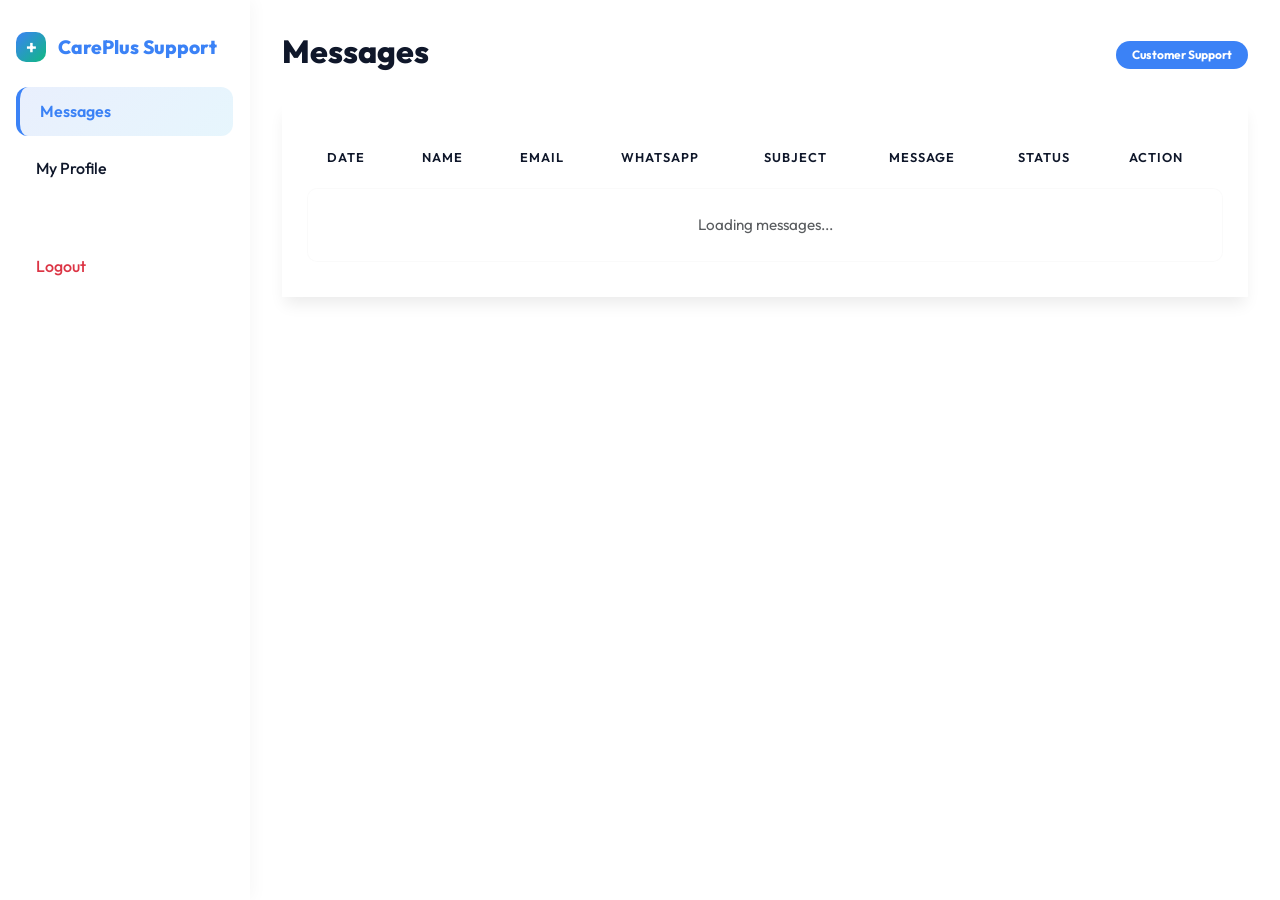
<file: customer_support_dashboard.html>
<!DOCTYPE html>
<html lang="en">
<head>
    <meta charset="UTF-8">
    <meta name="viewport" content="width=device-width, initial-scale=1.0">
    <title>Customer Support Dashboard - CarePlus</title>
    <link href="https://cdn.jsdelivr.net/npm/bootstrap@5.3.0/dist/css/bootstrap.min.css" rel="stylesheet">
    <link href="https://cdn.jsdelivr.net/npm/bootstrap-icons@1.11.3/font/bootstrap-icons.css" rel="stylesheet">
    <link href="https://fonts.googleapis.com/css2?family=Outfit:wght@300;400;500;600;700;800&display=swap" rel="stylesheet">
    <link rel="stylesheet" href="css/style.css?v=2">
    <style>
        body {
            background-color: var(--bg-light);
            font-family: 'Outfit', sans-serif;
        }
        .dashboard-container { display: flex; min-height: 100vh; }
        .sidebar {
            width: 250px;
            background: rgba(255, 255, 255, 0.8);
            backdrop-filter: blur(20px);
            padding: 2rem 1rem;
            border-right: 1px solid rgba(255, 255, 255, 0.3);
            box-shadow: 4px 0 15px rgba(0, 0, 0, 0.03);
            z-index: 10;
        }
        .main-content { flex: 1; padding: 2rem; background: var(--bg-light); }
        .nav-item {
            padding: 12px 20px;
            border-radius: 12px;
            cursor: pointer;
            margin-bottom: 8px;
            color: var(--text-light);
            font-weight: 500;
            transition: all 0.3s ease;
        }
        .nav-item:hover {
            background: rgba(37, 99, 235, 0.05);
            color: var(--primary-blue);
            transform: translateX(5px);
        }
        .nav-item.active {
            background: linear-gradient(135deg, rgba(37, 99, 235, 0.1) 0%, rgba(14, 165, 233, 0.1) 100%);
            color: var(--primary-blue);
            font-weight: 600;
            border-left: 4px solid var(--primary-blue);
        }
        .nav-item.text-danger:hover {
            background: rgba(220, 53, 69, 0.1);
            color: #dc3545 !important;
        }

        .table-modern {
            width: 100%;
            border-collapse: separate;
            border-spacing: 0 10px;
        }
        .table-modern th {
            font-weight: 600;
            color: var(--text-light);
            text-transform: uppercase;
            font-size: 0.8rem;
            letter-spacing: 1px;
            padding: 10px 20px;
            border: none;
        }
        .table-modern td {
            background: #fff;
            padding: 15px 20px;
            vertical-align: middle;
            border-top: 1px solid rgba(0,0,0,0.02);
            border-bottom: 1px solid rgba(0,0,0,0.02);
            font-size: 0.95rem;
        }
        .table-modern td:first-child {
            border-top-left-radius: 10px;
            border-bottom-left-radius: 10px;
            border-left: 1px solid rgba(0,0,0,0.02);
        }
        .table-modern td:last-child {
            border-top-right-radius: 10px;
            border-bottom-right-radius: 10px;
            border-right: 1px solid rgba(0,0,0,0.02);
        }
        .table-modern tbody tr:hover td {
            background: #fafbfe;
        }
    </style>
</head>
<body>
    <div class="dashboard-container">
        <div class="sidebar">
            <a href="index.html" class="logo mb-4" style="font-size: 1.2rem;">
                <div class="logo-icon" style="width: 30px; height: 30px;">+</div> CarePlus Support
            </a>
            <div class="nav-item active" onclick="switchTab('messages')">Messages</div>
            <div class="nav-item" onclick="switchTab('profile')">My Profile</div>
            <div class="nav-item text-danger mt-5" onclick="logout()">Logout</div>
        </div>

        <div class="main-content">
            <div class="d-flex justify-content-between align-items-center mb-4">
                <h2 id="pageTitle" style="font-weight: 800; color: var(--text-dark);">Messages</h2>
                <div class="d-flex align-items-center gap-3">
                    <span class="badge rounded-pill px-3 py-2" style="background-color: var(--primary-blue); color: white;">Customer Support</span>
                </div>
            </div>

            <div id="messagesTab">
                <div class="glass-card p-4">
                    <div class="table-responsive">
                        <table class="table-modern">
                            <thead>
                                <tr>
                                    <th>Date</th>
                                    <th>Name</th>
                                    <th>Email</th>
                                    <th>WhatsApp</th>
                                    <th>Subject</th>
                                    <th>Message</th>
                                    <th>Status</th>
                                    <th>Action</th>
                                </tr>
                            </thead>
                            <tbody id="supportMessagesList">
                                <tr><td colspan="8" class="text-center py-4 text-muted">Loading messages...</td></tr>
                            </tbody>
                        </table>
                    </div>
                </div>
            </div>

            <div id="profileTab" class="d-none">
                <div class="glass-card p-4 mx-auto" style="max-width: 700px;">
                    <div class="d-flex justify-content-between align-items-center mb-4">
                        <h4 style="font-weight: 700; color: var(--primary-blue); margin: 0;">My Profile</h4>
                        <button class="btn btn-sm btn-outline-primary rounded-pill px-3" data-bs-toggle="modal" data-bs-target="#editSupportProfileModal">Edit Profile</button>
                    </div>
                    <div class="row mb-3">
                        <div class="col-sm-4 text-muted fw-bold">Name:</div>
                        <div class="col-sm-8 fw-500" id="spName"></div>
                    </div>
                    <div class="row mb-3">
                        <div class="col-sm-4 text-muted fw-bold">Email:</div>
                        <div class="col-sm-8 fw-500" id="spEmail"></div>
                    </div>
                    <div class="row mb-3">
                        <div class="col-sm-4 text-muted fw-bold">Role:</div>
                        <div class="col-sm-8 fw-500" id="spRole"></div>
                    </div>
                    <div class="row mb-3">
                        <div class="col-sm-4 text-muted fw-bold">Created At:</div>
                        <div class="col-sm-8 fw-500" id="spCreatedAt"></div>
                    </div>
                </div>
            </div>
        </div>
    </div>

    <div class="modal fade" id="editSupportProfileModal" tabindex="-1">
        <div class="modal-dialog modal-dialog-centered">
            <div class="modal-content border-0" style="border-radius: 20px; overflow: hidden;">
                <div class="modal-header border-0 bg-primary text-white p-4">
                    <h5 class="modal-title fw-bold">Edit Profile</h5>
                    <button type="button" class="btn-close btn-close-white" data-bs-dismiss="modal"></button>
                </div>
                <div class="modal-body p-4">
                    <form id="editSupportProfileForm">
                        <div class="mb-3">
                            <label class="form-label fw-bold small text-uppercase">Full Name</label>
                            <input type="text" id="editSupportName" class="form-control rounded-3" required>
                        </div>
                        <div class="mb-3">
                            <label class="form-label fw-bold small text-uppercase">Email Address</label>
                            <input type="email" id="editSupportEmail" class="form-control rounded-3" required>
                        </div>
                        <hr class="my-4">
                        <div class="mb-3">
                            <label class="form-label fw-bold small text-uppercase">Current Password (optional)</label>
                            <div class="input-group">
                                <input type="password" id="editSupportCurrentPassword" class="form-control rounded-start-3" autocomplete="new-password" placeholder="Enter current password to change">
                                <button class="btn btn-outline-secondary password-toggle" type="button" data-target="#editSupportCurrentPassword" aria-label="Show or hide current password">
                                    <i class="bi bi-eye"></i>
                                </button>
                            </div>
                        </div>
                        <div class="row">
                            <div class="col-md-6 mb-3">
                                <label class="form-label fw-bold small text-uppercase">New Password (optional)</label>
                                <div class="input-group">
                                    <input type="password" id="editSupportNewPassword" class="form-control rounded-start-3" minlength="6" autocomplete="new-password">
                                    <button class="btn btn-outline-secondary password-toggle" type="button" data-target="#editSupportNewPassword" aria-label="Show or hide new password">
                                        <i class="bi bi-eye"></i>
                                    </button>
                                </div>
                            </div>
                            <div class="col-md-6 mb-3">
                                <label class="form-label fw-bold small text-uppercase">Confirm Password</label>
                                <div class="input-group">
                                    <input type="password" id="editSupportConfirmPassword" class="form-control rounded-start-3" minlength="6" autocomplete="new-password">
                                    <button class="btn btn-outline-secondary password-toggle" type="button" data-target="#editSupportConfirmPassword" aria-label="Show or hide confirm password">
                                        <i class="bi bi-eye"></i>
                                    </button>
                                </div>
                            </div>
                        </div>
                        <div class="small text-muted mb-3">
                            Leave password fields empty if you do not want to change your password.
                            <a href="forgot_password.html" class="ms-2">Forgot password?</a>
                        </div>
                        <div class="d-grid mt-4">
                            <button type="submit" class="btn btn-primary rounded-pill py-2 fw-bold">Save Changes</button>
                        </div>
                    </form>
                </div>
            </div>
        </div>
    </div>

    <script src="https://code.jquery.com/jquery-3.7.1.min.js"></script>
    <script src="https://cdn.jsdelivr.net/npm/bootstrap@5.3.0/dist/js/bootstrap.bundle.min.js"></script>
    <script src="js/auth.js"></script>
    <script src="js/customer_support.js"></script>
</body>
</html>
</file>
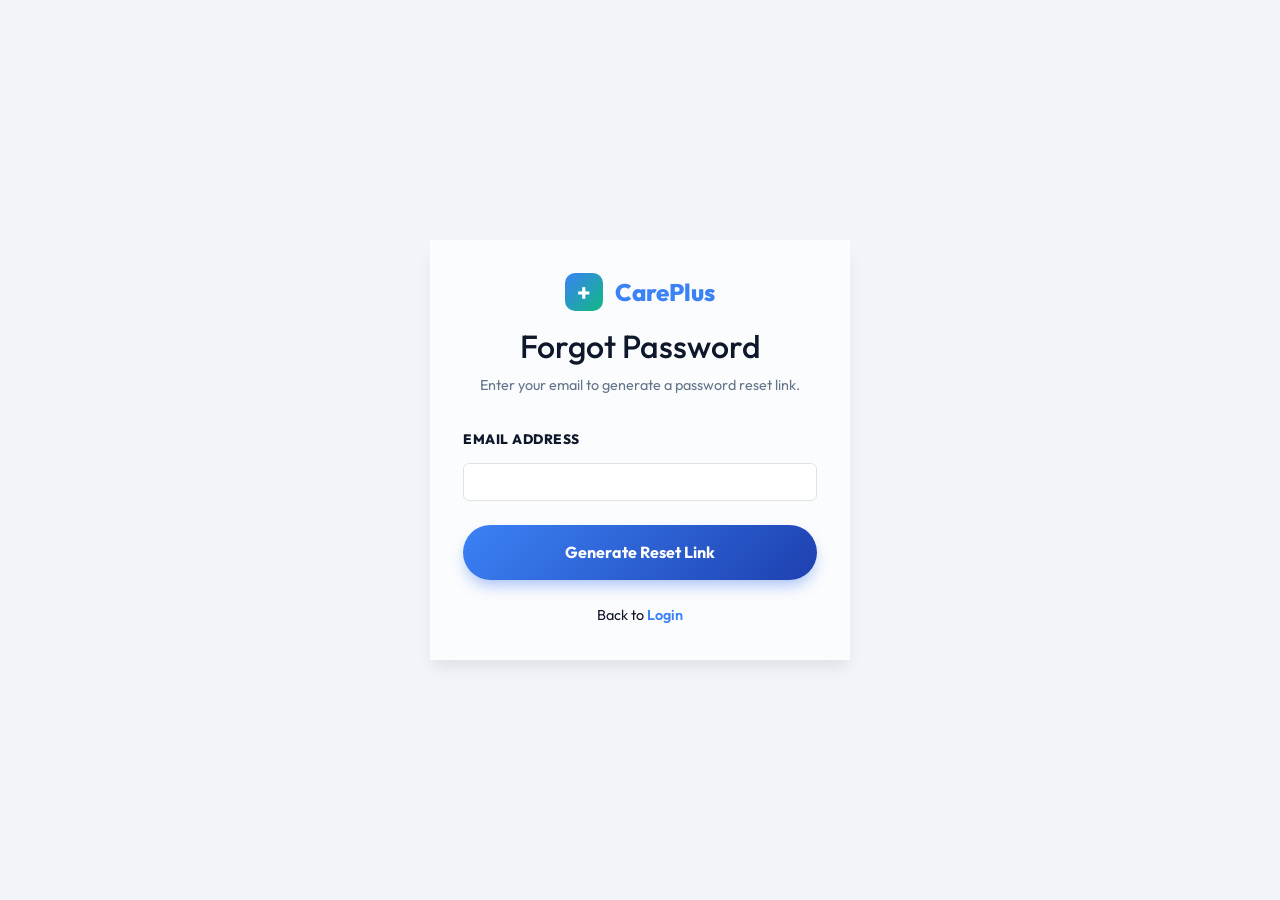
<file: forgot_password.html>
<!DOCTYPE html>
<html lang="en">
<head>
    <meta charset="UTF-8">
    <meta name="viewport" content="width=device-width, initial-scale=1.0">
    <title>Forgot Password - CarePlus</title>
    <link href="https://cdn.jsdelivr.net/npm/bootstrap@5.3.0/dist/css/bootstrap.min.css" rel="stylesheet">
    <link rel="stylesheet" href="css/style.css?v=2">
    <link href="https://fonts.googleapis.com/css2?family=Outfit:wght@300;400;500;600;700;800;900&display=swap" rel="stylesheet">
</head>
<body style="background: #F1F5F9; display: flex; align-items: center; justify-content: center; min-height: 100vh;">
    <div class="glass-card" style="width: 100%; max-width: 420px; padding: 2rem;">
        <div style="text-align: center; margin-bottom: 2rem;">
            <a href="index.html" class="logo" style="justify-content: center; margin-bottom: 1rem;">
                <div class="logo-icon">+</div> CarePlus
            </a>
            <h2>Forgot Password</h2>
            <p style="color: var(--text-muted); font-size: 0.9rem;">Enter your email to generate a password reset link.</p>
        </div>

        <div id="forgotAlert" class="alert alert-info d-none"></div>

        <form id="forgotPasswordForm">
            <div class="form-group mb-4">
                <label>Email Address</label>
                <input type="email" id="forgotEmail" class="form-control" required>
            </div>
            <button type="submit" class="btn-primary w-100 justify-content-center">Generate Reset Link</button>
        </form>

        <div style="text-align: center; margin-top: 1.5rem; font-size: 0.9rem;">
            Back to <a href="login.html" style="color: var(--primary-blue); text-decoration: none; font-weight: 600;">Login</a>
        </div>
    </div>

    <script src="https://code.jquery.com/jquery-3.7.1.min.js"></script>
    <script src="js/password_reset.js?v=1"></script>
</body>
</html>
</file>
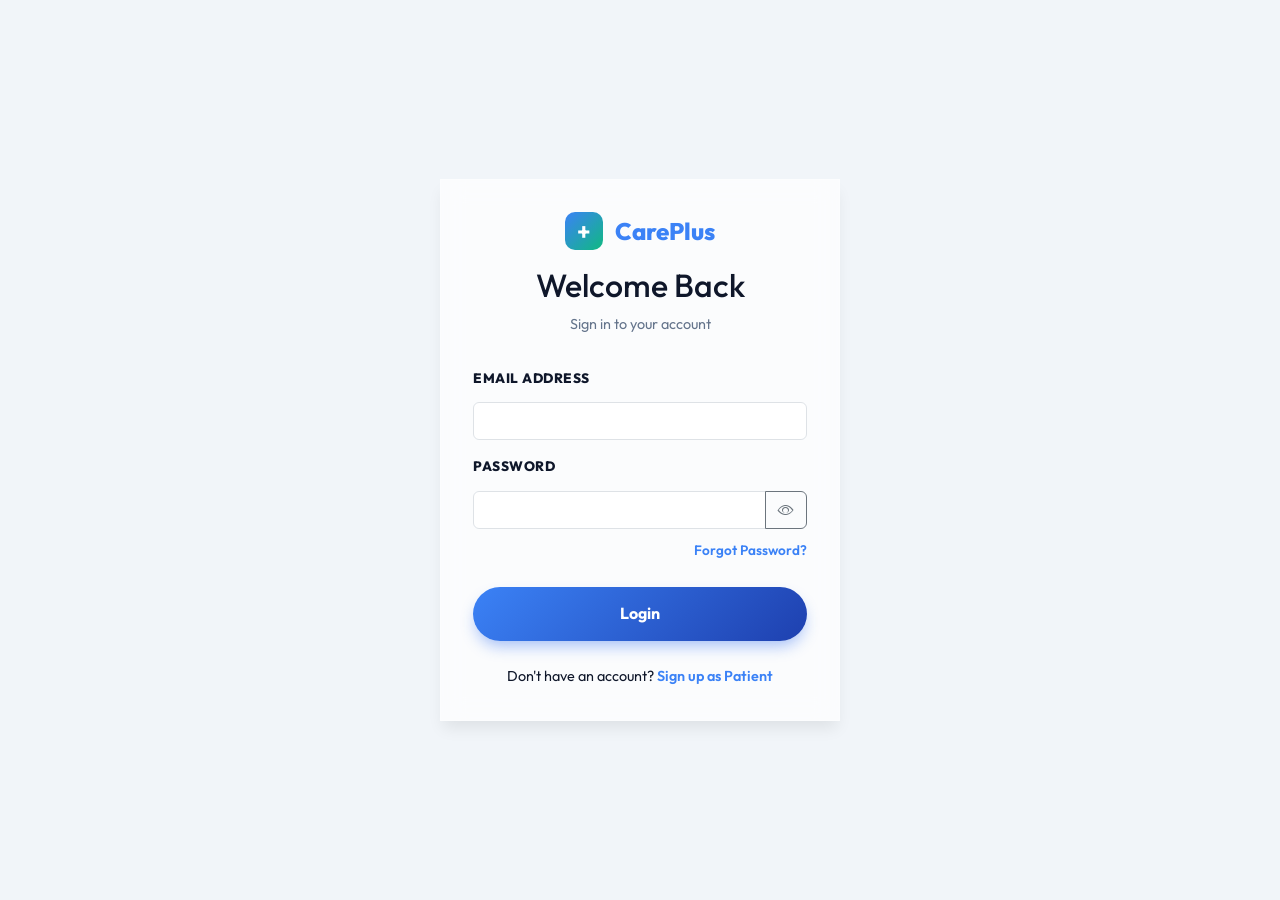
<file: login.html>
<!DOCTYPE html>
<html lang="en">
<head>
    <meta charset="UTF-8">
    <meta name="viewport" content="width=device-width, initial-scale=1.0">
    <title>Login - CarePlus</title>
    <link href="https://cdn.jsdelivr.net/npm/bootstrap@5.3.0/dist/css/bootstrap.min.css" rel="stylesheet">
    <link href="https://cdn.jsdelivr.net/npm/bootstrap-icons@1.11.3/font/bootstrap-icons.css" rel="stylesheet">
    <link rel="stylesheet" href="css/style.css?v=2">
    <link href="https://fonts.googleapis.com/css2?family=Outfit:wght@300;400;500;600;700;800;900&display=swap" rel="stylesheet">
</head>
<body style="background: #F1F5F9; display: flex; align-items: center; justify-content: center; min-height: 100vh;">
    
    <div class="glass-card" style="width: 100%; max-width: 400px; padding: 2rem;">
        <div style="text-align: center; margin-bottom: 2rem;">
            <a href="index.html" class="logo" style="justify-content: center; margin-bottom: 1rem;">
                <div class="logo-icon">+</div> CarePlus
            </a>
            <h2>Welcome Back</h2>
            <p style="color: var(--text-muted); font-size: 0.9rem;">Sign in to your account</p>
        </div>

        <div id="loginAlert" class="alert alert-danger d-none"></div>

        <form id="loginForm">
            <div class="form-group mb-3">
                <label>Email Address</label>
                <input type="email" id="email" class="form-control" required>
            </div>
            <div class="form-group mb-4">
                <label>Password</label>
                <div class="input-group">
                    <input type="password" id="password" class="form-control" required>
                    <button class="btn btn-outline-secondary password-toggle" type="button" data-target="#password" aria-label="Show or hide password">
                        <i class="bi bi-eye"></i>
                    </button>
                </div>
                <div class="text-end mt-2">
                    <a href="forgot_password.html" style="color: var(--primary-blue); text-decoration: none; font-size: 0.85rem; font-weight: 600;">Forgot Password?</a>
                </div>
            </div>
            <button type="submit" class="btn-primary w-100 justify-content-center">Login</button>
        </form>

        <div style="text-align: center; margin-top: 1.5rem; font-size: 0.9rem;">
            Don't have an account? <a href="register.html" style="color: var(--primary-blue); text-decoration: none; font-weight: 600;">Sign up as Patient</a>
        </div>
    </div>

    <script src="https://code.jquery.com/jquery-3.7.1.min.js"></script>
    <script src="js/auth.js?v=4"></script>
</body>
</html>
</file>
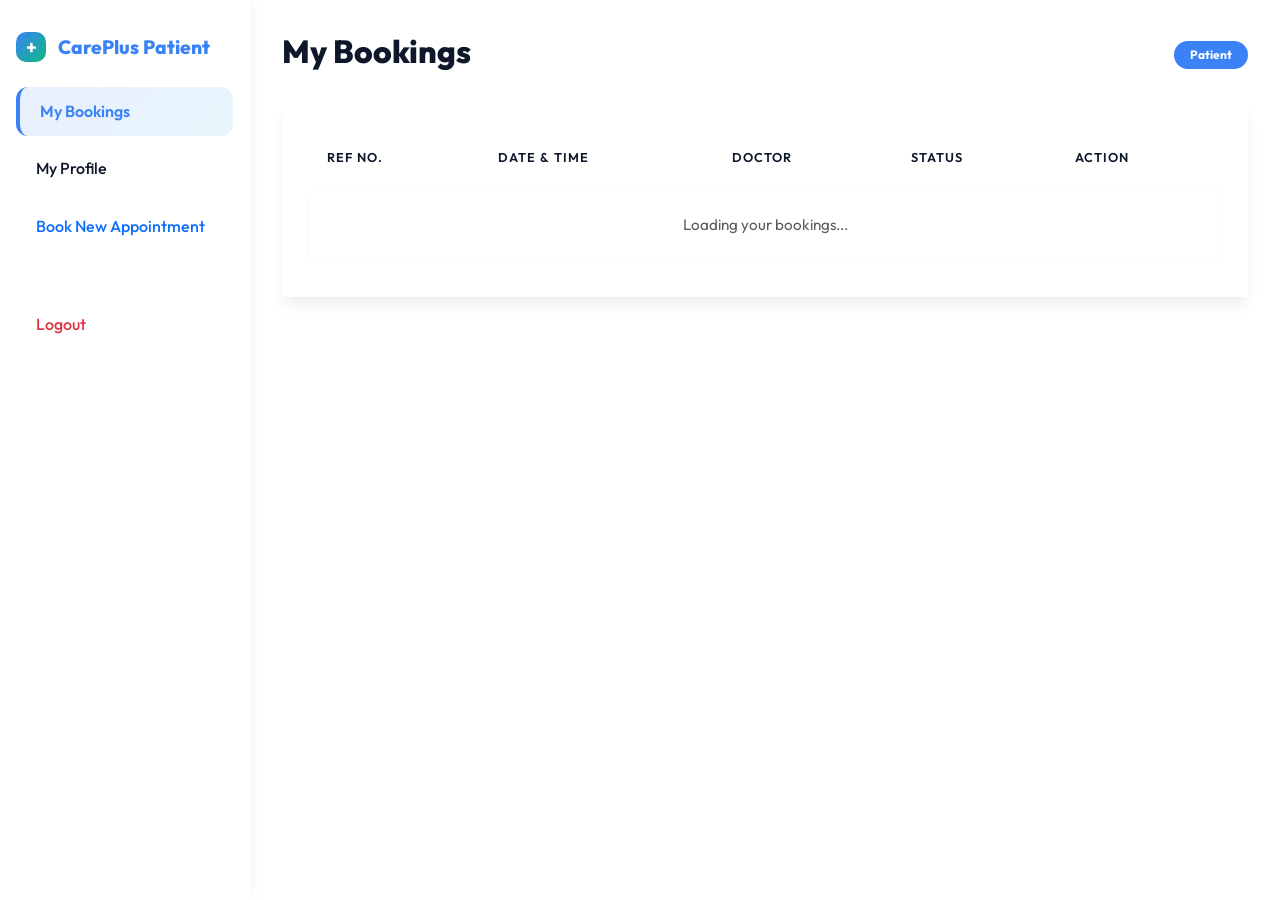
<file: patient_dashboard.html>
<!DOCTYPE html>
<html lang="en">
<head>
    <meta charset="UTF-8">
    <meta name="viewport" content="width=device-width, initial-scale=1.0">
    <title>Patient Profile - CarePlus</title>
    <link href="https://cdn.jsdelivr.net/npm/bootstrap@5.3.0/dist/css/bootstrap.min.css" rel="stylesheet">
    <link href="https://cdn.jsdelivr.net/npm/bootstrap-icons@1.11.3/font/bootstrap-icons.css" rel="stylesheet">
    <!-- Google Fonts -->
    <link href="https://fonts.googleapis.com/css2?family=Outfit:wght@300;400;500;600;700;800&display=swap" rel="stylesheet">
    <link rel="stylesheet" href="css/style.css?v=2">
    <style>
        body {
            background-color: var(--bg-light);
            font-family: 'Outfit', sans-serif;
        }
        .dashboard-container { display: flex; min-height: 100vh; }
        .sidebar { 
            width: 250px; 
            background: rgba(255, 255, 255, 0.8);
            backdrop-filter: blur(20px);
            padding: 2rem 1rem; 
            border-right: 1px solid rgba(255, 255, 255, 0.3);
            box-shadow: 4px 0 15px rgba(0, 0, 0, 0.03);
            z-index: 10;
        }
        .main-content { flex: 1; padding: 2rem; background: var(--bg-light); }
        .nav-item { 
            padding: 12px 20px; 
            border-radius: 12px; 
            cursor: pointer; 
            margin-bottom: 8px; 
            color: var(--text-light); 
            font-weight: 500; 
            transition: all 0.3s ease;
        }
        .nav-item:hover { 
            background: rgba(37, 99, 235, 0.05); 
            color: var(--primary-blue); 
            transform: translateX(5px);
        }
        .nav-item.active { 
            background: linear-gradient(135deg, rgba(37, 99, 235, 0.1) 0%, rgba(14, 165, 233, 0.1) 100%); 
            color: var(--primary-blue); 
            font-weight: 600;
            border-left: 4px solid var(--primary-blue);
        }
        .nav-item.text-danger:hover {
            background: rgba(220, 53, 69, 0.1);
            color: #dc3545 !important;
        }
        
        .table-modern {
            width: 100%;
            border-collapse: separate;
            border-spacing: 0 10px;
        }
        .table-modern th {
            font-weight: 600;
            color: var(--text-light);
            text-transform: uppercase;
            font-size: 0.8rem;
            letter-spacing: 1px;
            padding: 10px 20px;
            border: none;
        }
        .table-modern td {
            background: #fff;
            padding: 15px 20px;
            vertical-align: middle;
            border-top: 1px solid rgba(0,0,0,0.02);
            border-bottom: 1px solid rgba(0,0,0,0.02);
            font-size: 0.95rem;
        }
        .table-modern td:first-child {
            border-top-left-radius: 10px;
            border-bottom-left-radius: 10px;
            border-left: 1px solid rgba(0,0,0,0.02);
        }
        .table-modern td:last-child {
            border-top-right-radius: 10px;
            border-bottom-right-radius: 10px;
            border-right: 1px solid rgba(0,0,0,0.02);
        }
        .table-modern tr {
            transition: transform 0.2s, box-shadow 0.2s;
        }
        .table-modern tbody tr:hover td {
            background: #fafbfe;
        }
    </style>
</head>
<body>
    <div class="dashboard-container">
        <!-- Sidebar -->
        <div class="sidebar">
            <a href="index.html" class="logo mb-4" style="font-size: 1.2rem;">
                <div class="logo-icon" style="width: 30px; height: 30px;">+</div> CarePlus Patient
            </a>
            <div class="nav-item active" onclick="switchTab('history')">My Bookings</div>
            <div class="nav-item" onclick="switchTab('profile')">My Profile</div>
            <a href="booking.html" class="nav-item text-primary text-decoration-none d-block">Book New Appointment</a>
            <div class="nav-item text-danger mt-5" onclick="logout()">Logout</div>
        </div>

        <!-- Main Content -->
        <div class="main-content">
            <div class="d-flex justify-content-between align-items-center mb-4">
                <h2 id="pageTitle" style="font-weight: 800; color: var(--text-dark);">My Bookings</h2>
                <div class="d-flex align-items-center gap-3">
                    <span class="badge rounded-pill px-3 py-2" style="background-color: var(--primary-blue); color: white;">Patient</span>
                </div>
            </div>
            
            <!-- History Tab -->
            <div id="historyTab">
                <div class="glass-card p-4">
                    <div class="table-responsive">
                        <table class="table-modern">
                            <thead>
                                <tr>
                                    <th>Ref No.</th>
                                    <th>Date & Time</th>
                                    <th>Doctor</th>
                                    <th>Status</th>
                                    <th>Action</th>
                                </tr>
                            </thead>
                            <tbody id="patientHistoryList">
                                <tr><td colspan="5" class="text-center py-4 text-muted">Loading your bookings...</td></tr>
                            </tbody>
                        </table>
                    </div>
                </div>
            </div>

            <!-- Profile Tab -->
            <div id="profileTab" class="d-none">
                <div class="glass-card p-4 mx-auto" style="max-width: 600px;">
                    <div class="d-flex justify-content-between align-items-center mb-4">
                        <h4 style="font-weight: 700; color: var(--primary-blue); margin: 0;">Personal Details</h4>
                        <button class="btn btn-sm btn-outline-primary rounded-pill px-3" data-bs-toggle="modal" data-bs-target="#editProfileModal">Edit Profile</button>
                    </div>
                    <div class="row mb-3">
                        <div class="col-sm-4 text-muted fw-bold">Name:</div>
                        <div class="col-sm-8 fw-500" id="pName"></div>
                    </div>
                    <div class="row mb-3">
                        <div class="col-sm-4 text-muted fw-bold">Email:</div>
                        <div class="col-sm-8 fw-500" id="pEmail"></div>
                    </div>
                    <div class="row mb-3">
                        <div class="col-sm-4 text-muted fw-bold">Phone:</div>
                        <div class="col-sm-8 fw-500" id="pPhone"></div>
                    </div>
                    <div class="row mb-3">
                        <div class="col-sm-4 text-muted fw-bold">Address:</div>
                        <div class="col-sm-8 fw-500" id="pAddress"></div>
                    </div>
                    <div class="row mb-3">
                        <div class="col-sm-4 text-muted fw-bold">Date of Birth:</div>
                        <div class="col-sm-8 fw-500" id="pDob"></div>
                    </div>
                </div>
            </div>

        </div>
    </div>

    <!-- Edit Profile Modal -->
    <div class="modal fade" id="editProfileModal" tabindex="-1">
        <div class="modal-dialog modal-dialog-centered">
            <div class="modal-content border-0" style="border-radius: 20px; overflow: hidden;">
                <div class="modal-header border-0 bg-primary text-white p-4">
                    <h5 class="modal-title fw-bold">Edit Profile</h5>
                    <button type="button" class="btn-close btn-close-white" data-bs-dismiss="modal"></button>
                </div>
                <div class="modal-body p-4">
                    <form id="editProfileForm">
                        <div class="mb-3">
                            <label class="form-label fw-bold small text-uppercase">Full Name</label>
                            <input type="text" id="editName" class="form-control rounded-3" required>
                        </div>
                        <div class="mb-3">
                            <label class="form-label fw-bold small text-uppercase">Email Address</label>
                            <input type="email" id="editEmail" class="form-control rounded-3" required>
                        </div>
                        <div class="mb-3">
                            <label class="form-label fw-bold small text-uppercase">Phone Number</label>
                            <input type="text" id="editPhone" class="form-control rounded-3" required>
                        </div>
                        <div class="mb-3">
                            <label class="form-label fw-bold small text-uppercase">Address</label>
                            <textarea id="editAddress" class="form-control rounded-3" rows="3" required></textarea>
                        </div>
                        <div class="mb-3">
                            <label class="form-label fw-bold small text-uppercase">Date of Birth</label>
                            <input type="date" id="editDob" class="form-control rounded-3" required>
                        </div>
                        <hr class="my-4">
                        <div class="mb-3">
                            <label class="form-label fw-bold small text-uppercase">Current Password (optional)</label>
                            <div class="input-group">
                                <input type="password" id="editCurrentPassword" class="form-control rounded-start-3" autocomplete="new-password" placeholder="Enter current password to change">
                                <button class="btn btn-outline-secondary password-toggle" type="button" data-target="#editCurrentPassword" aria-label="Show or hide current password">
                                    <i class="bi bi-eye"></i>
                                </button>
                            </div>
                        </div>
                        <div class="row">
                            <div class="col-md-6 mb-3">
                                <label class="form-label fw-bold small text-uppercase">New Password (optional)</label>
                                <div class="input-group">
                                    <input type="password" id="editNewPassword" class="form-control rounded-start-3" minlength="6" autocomplete="new-password">
                                    <button class="btn btn-outline-secondary password-toggle" type="button" data-target="#editNewPassword" aria-label="Show or hide new password">
                                        <i class="bi bi-eye"></i>
                                    </button>
                                </div>
                            </div>
                            <div class="col-md-6 mb-3">
                                <label class="form-label fw-bold small text-uppercase">Confirm Password</label>
                                <div class="input-group">
                                    <input type="password" id="editConfirmPassword" class="form-control rounded-start-3" minlength="6" autocomplete="new-password">
                                    <button class="btn btn-outline-secondary password-toggle" type="button" data-target="#editConfirmPassword" aria-label="Show or hide confirm password">
                                        <i class="bi bi-eye"></i>
                                    </button>
                                </div>
                            </div>
                        </div>
                        <div class="small text-muted mb-3">Leave password fields empty if you do not want to change your password.</div>
                        <div class="d-grid mt-4">
                            <button type="submit" class="btn btn-primary rounded-pill py-2 fw-bold">Save Changes</button>
                        </div>
                    </form>
                </div>
            </div>
        </div>
    </div>

    <script src="https://code.jquery.com/jquery-3.7.1.min.js"></script>
    <script src="https://cdn.jsdelivr.net/npm/bootstrap@5.3.0/dist/js/bootstrap.bundle.min.js"></script>
    <script src="js/auth.js"></script>
    <script src="js/patient.js"></script>
</body>
</html>
</file>
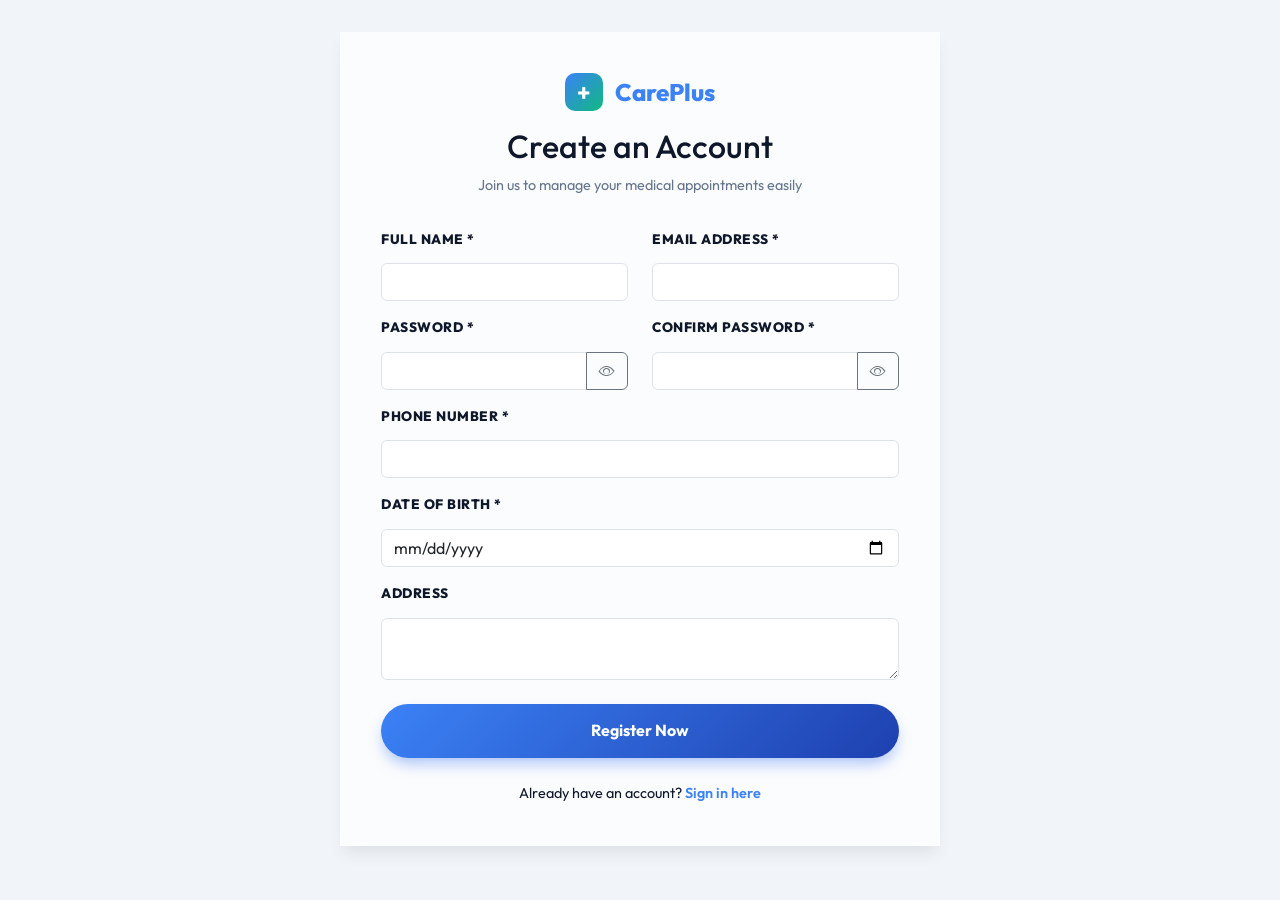
<file: register.html>
<!DOCTYPE html>
<html lang="en">
<head>
    <meta charset="UTF-8">
    <meta name="viewport" content="width=device-width, initial-scale=1.0">
    <title>Patient Registration - CarePlus</title>
    <link href="https://cdn.jsdelivr.net/npm/bootstrap@5.3.0/dist/css/bootstrap.min.css" rel="stylesheet">
    <link href="https://cdn.jsdelivr.net/npm/bootstrap-icons@1.11.3/font/bootstrap-icons.css" rel="stylesheet">
    <link rel="stylesheet" href="css/style.css?v=2">
    <link href="https://fonts.googleapis.com/css2?family=Outfit:wght@300;400;500;600;700;800;900&display=swap" rel="stylesheet">
</head>
<body style="background: #F1F5F9; padding: 2rem 0;">
    
    <div class="container">
        <div class="glass-card" style="max-width: 600px; margin: 0 auto; padding: 2.5rem;">
            <div style="text-align: center; margin-bottom: 2rem;">
                <a href="index.html" class="logo" style="justify-content: center; margin-bottom: 1rem;">
                    <div class="logo-icon">+</div> CarePlus
                </a>
                <h2>Create an Account</h2>
                <p style="color: var(--text-muted); font-size: 0.9rem;">Join us to manage your medical appointments easily</p>
            </div>

            <div id="regAlert" class="alert alert-danger d-none"></div>

            <form id="registerForm">
                <div class="row">
                    <div class="col-md-6 form-group mb-3">
                        <label>Full Name *</label>
                        <input type="text" id="regName" class="form-control" required>
                    </div>
                    <div class="col-md-6 form-group mb-3">
                        <label>Email Address *</label>
                        <input type="email" id="regEmail" class="form-control" required>
                    </div>
                </div>

                <div class="row">
                    <div class="col-md-6 form-group mb-3">
                        <label>Password *</label>
                        <div class="input-group">
                            <input type="password" id="regPassword" class="form-control" required minlength="6">
                            <button class="btn btn-outline-secondary password-toggle" type="button" data-target="#regPassword" aria-label="Show or hide password">
                                <i class="bi bi-eye"></i>
                            </button>
                        </div>
                    </div>
                    <div class="col-md-6 form-group mb-3">
                        <label>Confirm Password *</label>
                        <div class="input-group">
                            <input type="password" id="regConfirmPassword" class="form-control" required minlength="6">
                            <button class="btn btn-outline-secondary password-toggle" type="button" data-target="#regConfirmPassword" aria-label="Show or hide confirm password">
                                <i class="bi bi-eye"></i>
                            </button>
                        </div>
                    </div>
                </div>

                <div class="form-group mb-3">
                    <label>Phone Number *</label>
                    <input type="tel" id="regPhone" class="form-control" required>
                </div>

                <div class="form-group mb-3">
                    <label>Date of Birth *</label>
                    <input type="date" id="regDob" class="form-control" required>
                </div>

                <div class="form-group mb-4">
                    <label>Address</label>
                    <textarea id="regAddress" class="form-control" rows="2"></textarea>
                </div>

                <button type="submit" class="btn-primary w-100 justify-content-center">Register Now</button>
            </form>

            <div style="text-align: center; margin-top: 1.5rem; font-size: 0.9rem;">
                Already have an account? <a href="login.html" style="color: var(--primary-blue); text-decoration: none; font-weight: 600;">Sign in here</a>
            </div>
        </div>
    </div>

    <script src="https://code.jquery.com/jquery-3.7.1.min.js"></script>
    <script src="js/auth.js?v=4"></script>
</body>
</html>
</file>
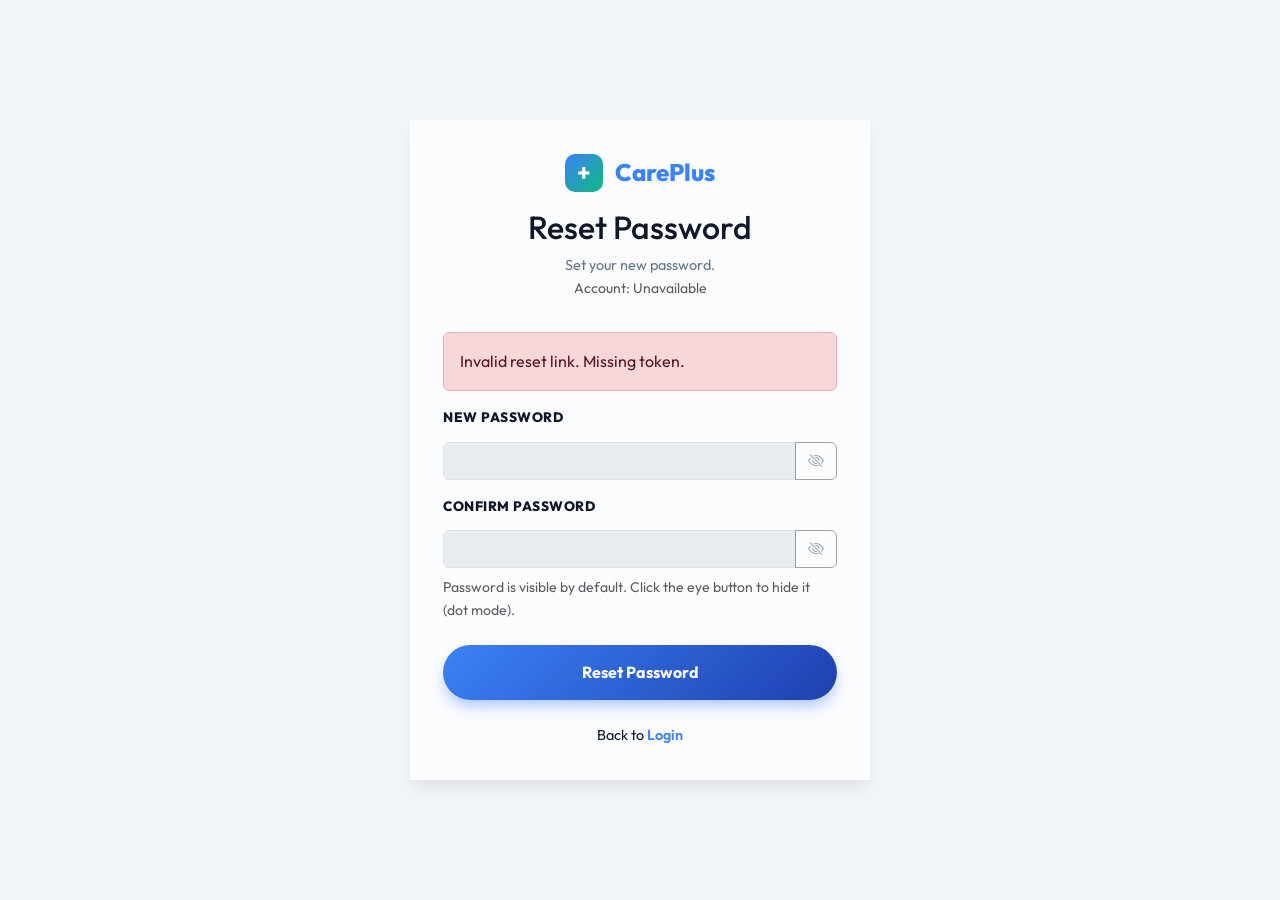
<file: reset_password.html>
<!DOCTYPE html>
<html lang="en">
<head>
    <meta charset="UTF-8">
    <meta name="viewport" content="width=device-width, initial-scale=1.0">
    <title>Reset Password - CarePlus</title>
    <link href="https://cdn.jsdelivr.net/npm/bootstrap@5.3.0/dist/css/bootstrap.min.css" rel="stylesheet">
    <link href="https://cdn.jsdelivr.net/npm/bootstrap-icons@1.11.3/font/bootstrap-icons.css" rel="stylesheet">
    <link rel="stylesheet" href="css/style.css?v=2">
    <link href="https://fonts.googleapis.com/css2?family=Outfit:wght@300;400;500;600;700;800;900&display=swap" rel="stylesheet">
</head>
<body style="background: #F1F5F9; display: flex; align-items: center; justify-content: center; min-height: 100vh;">
    <div class="glass-card" style="width: 100%; max-width: 460px; padding: 2rem;">
        <div style="text-align: center; margin-bottom: 2rem;">
            <a href="index.html" class="logo" style="justify-content: center; margin-bottom: 1rem;">
                <div class="logo-icon">+</div> CarePlus
            </a>
            <h2>Reset Password</h2>
            <p style="color: var(--text-muted); font-size: 0.9rem; margin-bottom: 0;">
                Set your new password.
            </p>
            <p class="small text-muted mb-0">Account: <span id="resetEmailDisplay">Loading...</span></p>
        </div>

        <div id="resetAlert" class="alert alert-info d-none"></div>

        <form id="resetPasswordForm">
            <div class="form-group mb-3">
                <label>New Password</label>
                <div class="input-group">
                    <input type="text" id="newPassword" class="form-control" minlength="6" required autocomplete="new-password">
                    <button class="btn btn-outline-secondary password-toggle" type="button" data-target="#newPassword" aria-label="Hide password">
                        <i class="bi bi-eye-slash"></i>
                    </button>
                </div>
            </div>

            <div class="form-group mb-2">
                <label>Confirm Password</label>
                <div class="input-group">
                    <input type="text" id="confirmPassword" class="form-control" minlength="6" required autocomplete="new-password">
                    <button class="btn btn-outline-secondary password-toggle" type="button" data-target="#confirmPassword" aria-label="Hide password">
                        <i class="bi bi-eye-slash"></i>
                    </button>
                </div>
            </div>
            <div class="small text-muted mb-4">
                Password is visible by default. Click the eye button to hide it (dot mode).
            </div>

            <button type="submit" class="btn-primary w-100 justify-content-center">Reset Password</button>
        </form>

        <div style="text-align: center; margin-top: 1.5rem; font-size: 0.9rem;">
            Back to <a href="login.html" style="color: var(--primary-blue); text-decoration: none; font-weight: 600;">Login</a>
        </div>
    </div>

    <script src="https://code.jquery.com/jquery-3.7.1.min.js"></script>
    <script src="js/password_reset.js?v=1"></script>
</body>
</html>
</file>
<file: css/style.css>
/**
 * CarePlus Hospital System - Main Stylesheet
 * This file serves as the entry point for modularized CSS.
 * Teammates: Please edit the specific files in the /modules folder.
 */

/* 1. Base Styles & Global Variables */
@import 'modules/base.css';

/* 2. Navigation & Mobile Menu */
@import 'modules/nav.css';

/* 3. Layout Sections (Hero, Footer, Grids) */
@import 'modules/layout.css';

/* 4. UI Components (Buttons, Cards, Modals) */
@import 'modules/components.css';

/* 5. Forms & Interaction (Booking, Slots) */
@import 'modules/forms.css';

/* 6. Dashboard Specific Styles */
@import 'modules/dashboards.css';
</file>
